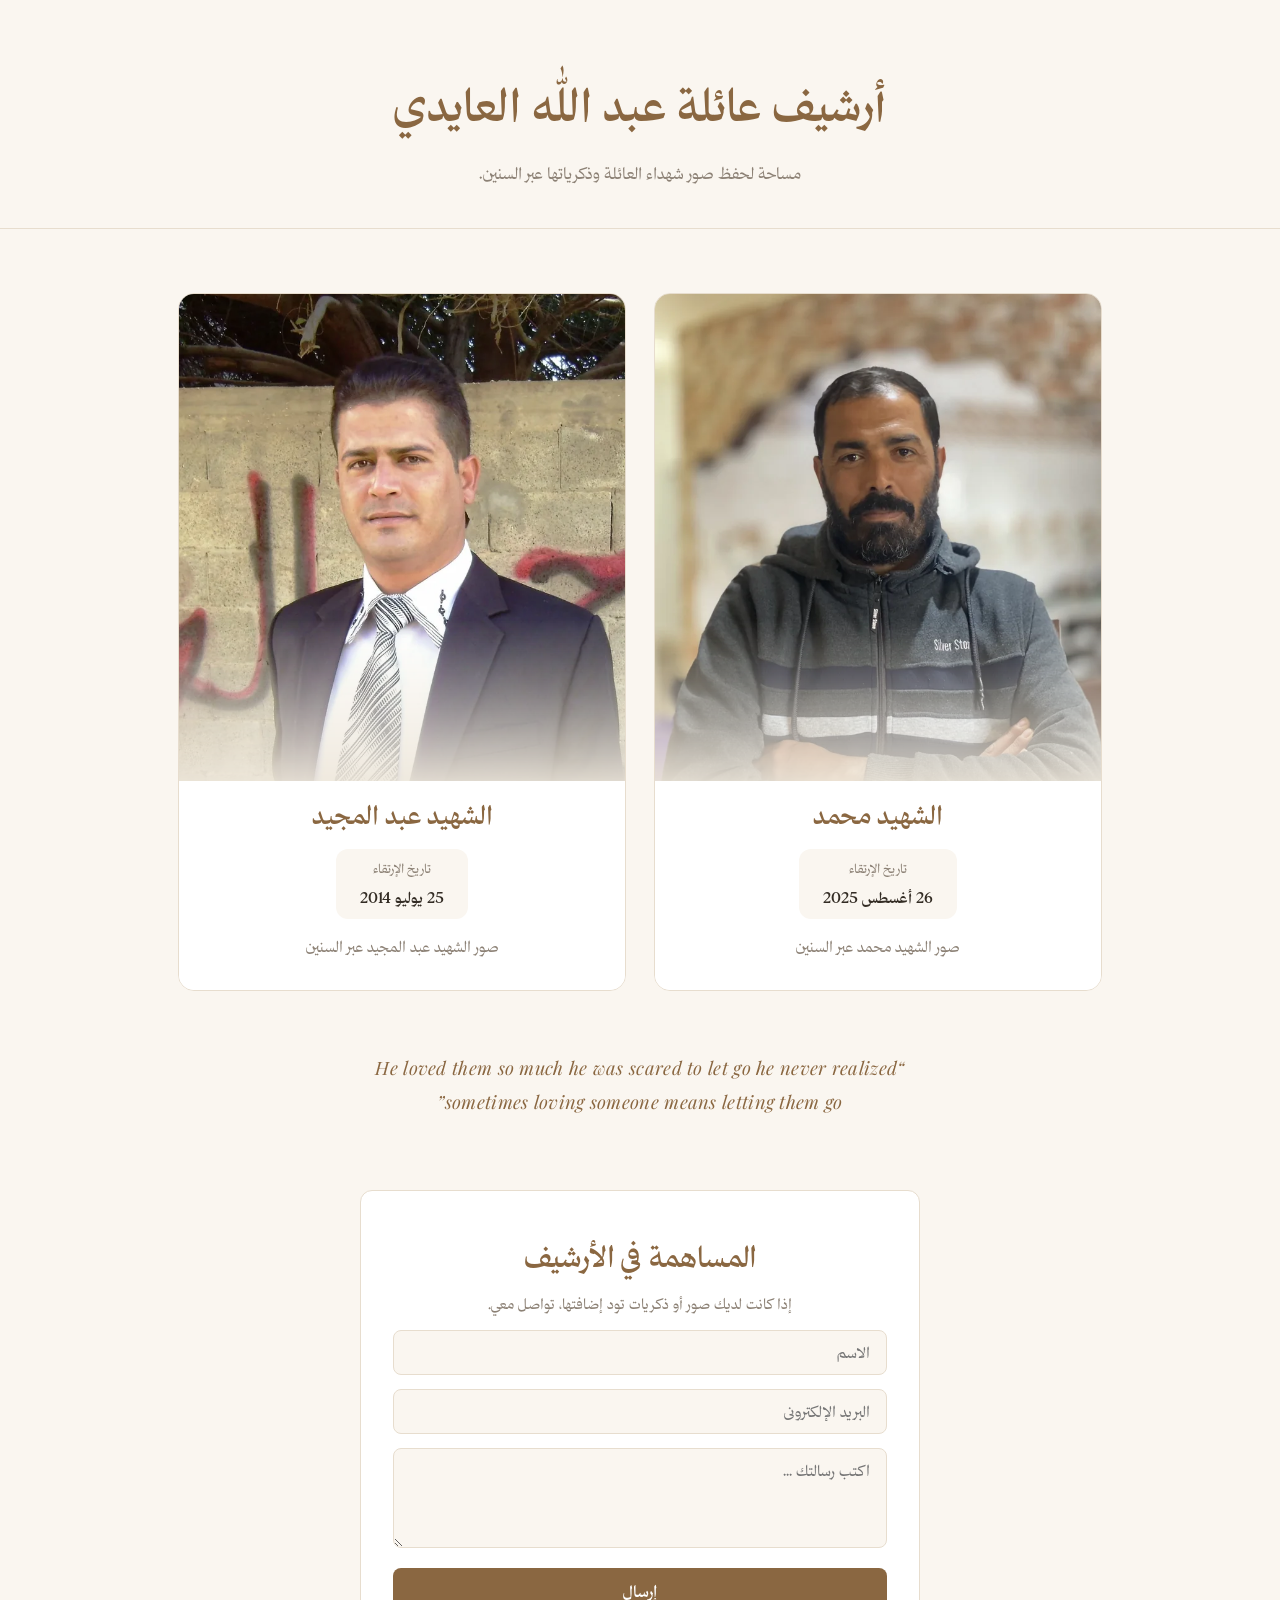
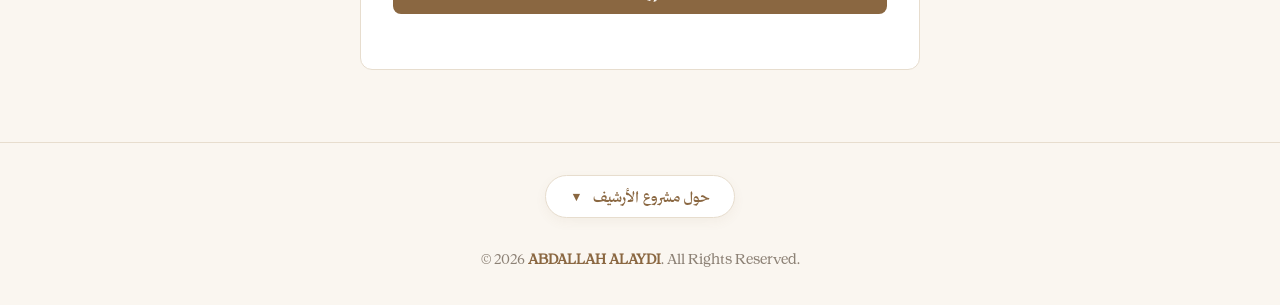
<file: index.html>
<!DOCTYPE html>
<html lang="ar" dir="rtl">
<head>
  <meta charset="UTF-8">
  <meta name="viewport" content="width=device-width, initial-scale=1.0">

  <!-- 1. الإعدادات الأساسية ومحركات البحث (SEO) -->
  <title>أرشيف عائلة عبد الله العايدي</title>
  <meta name="description" content="أرشيف صور شهداء عائلة عبد الله العايدي، محفوظة ومرتبة عبر السنين.">
  <meta name="author" content="Abdallah Alaydi">
  <link rel="canonical" href="https://archive.abdallahalaydi.com/">

  <!-- بيانات الذكاء الاصطناعي - الأرشيف الرئيسي (JSON-LD) -->
  <script type="application/ld+json">
  {
    "@context": "https://schema.org",
    "@type": "WebSite",
    "name": "أرشيف عائلة عبد الله العايدي",
    "url": "https://archive.abdallahalaydi.com/",
    "description": "أرشيف رقمي يوثق سيرة وصور شهداء عائلة العايدي، وتحديداً الشهيد محمد العايدي والشهيد عبد المجيد العايدي. مساحة لحفظ الذكريات مرتبة زمنياً.",
    "author": {
      "@type": "Person",
      "name": "عبد الله محمد العايدي"
    },
    "inLanguage": "ar"
  }
  </script>

  <!-- 2. الهوية البصرية والمتصفحات (Favicon & Manifest) -->
  <link rel="manifest" href="/manifest.json">
  <link rel="icon" type="image/x-icon" href="/favicon.ico">
  <link rel="icon" type="image/png" sizes="32x32" href="/favicon-32x32.png">
  <link rel="icon" type="image/png" sizes="16x16" href="/favicon-16x16.png">
  <link rel="apple-touch-icon" sizes="180x180" href="/apple-touch-icon.png">
  <meta name="apple-mobile-web-app-title" content="الأرشيف">
  <meta name="apple-mobile-web-app-capable" content="yes">
  <meta name="apple-mobile-web-app-status-bar-style" content="default">
  <meta name="theme-color" content="#FAF6F0">

  <!-- 3. المشاركة على وسائل التواصل (Open Graph) -->
  <meta property="og:type" content="website">
  <meta property="og:url" content="https://archive.abdallahalaydi.com/">
  <meta property="og:title" content="أرشيف عائلة عبد الله العايدي">
  <meta property="og:description" content="مساحة لحفظ صور العائلة وذكرياتها عبر السنين.">
  <meta property="og:image" content="https://archive.abdallahalaydi.com/assets/img/Family-Archive.png">
  <meta property="og:image:secure_url" content="https://archive.abdallahalaydi.com/assets/img/Family-Archive.png">
  <meta property="og:image:type" content="image/png">
  <meta property="og:image:width" content="1200">
  <meta property="og:image:height" content="630">
  <meta property="og:image:alt" content="أرشيف عائلة عبد الله العايدي">
  <meta property="og:site_name" content="أرشيف عائلة العايدي">

  <!-- 4. المشاركة على تويتر / X -->
  <meta name="twitter:card" content="summary_large_image">
  <meta name="twitter:title" content="أرشيف عائلة عبد الله العايدي">
  <meta name="twitter:description" content="مساحة لحفظ صور العائلة وذكرياتها عبر السنين.">
  <meta name="twitter:image" content="https://archive.abdallahalaydi.com/assets/img/Family-Archive.png">
  <meta name="twitter:image:alt" content="أرشيف عائلة عبد الله العايدي">

  <!-- 5. الخطوط والتنسيقات المنظمة -->
  <link rel="preconnect" href="https://fonts.googleapis.com">
  <link rel="preconnect" href="https://fonts.gstatic.com" crossorigin>
  <link href="https://fonts.googleapis.com/css2?family=Playfair+Display:ital,wght@0,400;1,400&display=swap" rel="stylesheet">

  <link rel="stylesheet" href="assets/css/tokens.css">
  <link rel="stylesheet" href="assets/css/home.css">

  <!-- 6. نظام الإشعارات (OneSignal) -->
  <script src="https://cdn.onesignal.com/sdks/web/v16/OneSignalSDK.page.js" defer></script>
  <script>
    window.OneSignalDeferred = window.OneSignalDeferred || [];
    OneSignalDeferred.push(async function(OneSignal) {
      try {
        await OneSignal.init({
          appId: "8a8880b0-521b-42da-8b7f-6cc930a151ea",
          serviceWorkerPath: "sw.js",
          serviceWorkerParam: { scope: "/" },
          notifyButton: { enable: false }
        });

        if ('Notification' in window && Notification.permission === 'granted' && !OneSignal.User.PushSubscription.optedIn) {
          await OneSignal.User.PushSubscription.optIn();
        }

        const isRegisteredOnServer = Boolean(OneSignal.User.PushSubscription.optedIn && OneSignal.User.PushSubscription.token);
        const isDismissed = localStorage.getItem('hideArchivePill_v2') === 'true';
        const isDenied = ('Notification' in window && Notification.permission === 'denied');

        if (!isRegisteredOnServer && !isDenied && !isDismissed) {
          setTimeout(() => {
            const pill = document.getElementById('notify-pill-banner');
            if (pill) pill.classList.add('show');
          }, 1500);
        }
      } catch (e) {
        console.warn("OneSignal Init Note:", e);
      }
    });
  </script>
</head>

<body>
<script>
  if ((window.navigator.standalone === true || window.matchMedia('(display-mode: standalone)').matches) && !sessionStorage.getItem('splashShown')) {
    document.body.classList.add('is-app');
    sessionStorage.setItem('splashShown', 'true');
  }
</script>

<!-- 1. شريط التحديث العلوي الذكي (PWA Update Banner) -->
<div id="update-banner">
  <span>يتوفر تحديث جديد للأرشيف!</span>
  <button id="refresh-app-btn" type="button">تحديث الآن</button>
</div>

<!-- 2. الزر البيضاوي العريض لتفعيل الإشعارات (Notification Pill) -->
<div id="notify-pill-banner" role="dialog" aria-label="تفعيل الإشعارات">
  <div class="notify-pill-content">
    <div class="notify-bell-circle" aria-hidden="true">
      <svg viewBox="0 0 24 24">
        <path d="M12 22c1.1 0 2-.9 2-2h-4c0 1.1.9 2 2 2zm6-6v-5c0-3.07-1.63-5.64-4.5-6.32V4c0-.83-.67-1.5-1.5-1.5s-1.5.67-1.5 1.5v.68C7.64 5.36 6 7.92 6 11v5l-2 2v1h16v-1l-2-2z"/>
      </svg>
    </div>
    <span class="notify-pill-text" id="notify-pill-text">تلقي الإشعارات عند إضافة صور جديدة للأرشيف</span>
  </div>
  <div class="notify-pill-actions" id="notify-pill-actions">
    <button type="button" id="accept-notify-btn" class="btn-pill-accept">موافق</button>
    <button type="button" id="reject-notify-btn" class="btn-pill-later">لاحقاً</button>
  </div>
</div>

<!-- واجهة التحميل الافتتاحية (Splash Screen) -->
<div id="splash-screen">
  <div class="splash-center">
    <img src="/android-chrome-512x512.png" onerror="this.onerror=null; this.src='/apple-touch-icon.png';" alt="أيقونة الأرشيف" class="splash-logo">
  </div>
  <div class="splash-footer">
    <span class="splash-from">By</span>
    <span class="splash-brand">ABDALLAH</span>
  </div>
</div>

<header>
  <div class="wrap">
    <h1>أرشيف عائلة عبد الله العايدي</h1>
    <p>مساحة لحفظ صور شهداء العائلة وذكرياتها عبر السنين.</p>
  </div>
</header>

<main>
  <div class="wrap">
    <div class="grid">
      <!-- بطاقة الشهيد محمد -->
      <a class="entry" href="/mohammed/">
        <div class="entry-frame">
          <img src="assets/img/optimized/covers/mohammed_cover.webp" alt="الشهيد محمد" width="800" height="900" fetchpriority="high" decoding="async">
        </div>
        <div class="entry-info">
          <h2 class="entry-name">الشهيد محمد</h2>
          <div class="entry-meta">
            <span class="meta-label">تاريخ الإرتقاء</span>
            <span class="meta-value">26 أغسطس 2025</span>
          </div>
          <p class="entry-desc">صور الشهيد محمد عبر السنين</p>
        </div>
      </a>

      <!-- بطاقة الشهيد عبد المجيد -->
      <a class="entry" href="/abdulmajeed/">
        <div class="entry-frame">
          <img src="assets/img/optimized/covers/abdulmajeed_cover.webp" alt="الشهيد عبد المجيد" width="800" height="900" fetchpriority="high" decoding="async">
        </div>
        <div class="entry-info">
          <h2 class="entry-name">الشهيد عبد المجيد</h2>
          <div class="entry-meta">
            <span class="meta-label">تاريخ الإرتقاء</span>
            <span class="meta-value">25 يوليو 2014</span>
          </div>
          <p class="entry-desc">صور الشهيد عبد المجيد عبر السنين</p>
        </div>
      </a>
    </div>
  </div>
</main>

<div class="quote-section">
  <div class="wrap">
    <div class="quote-box">
      <p class="quote-text">
        “He loved them so much he was scared to let go he never realized sometimes loving someone means letting them go”
      </p>
    </div>
  </div>
</div>

<section class="contact-section" id="contribute-section">
  <div class="wrap">
    <div class="contact-box">
      <h2>المساهمة في الأرشيف</h2>
      <p>إذا كانت لديك صور أو ذكريات تود إضافتها، تواصل معي.</p>
      <form id="my-contact-form" action="https://formspree.io/f/xaeywkdr" method="POST" class="contact-form">
        <input type="text" id="contributor-name" name="name" class="form-control" placeholder="الاسم" required>
        <input type="email" name="email" class="form-control" placeholder="البريد الإلكتروني" required>
        <textarea name="message" class="form-control" placeholder="اكتب رسالتك ..." required></textarea>
        <button type="submit" class="btn-submit">إرسال</button>
      </form>
      <p id="form-status" style="margin-top:15px; font-weight:500; text-align:center;"></p>
    </div>
  </div>
</section>

<footer>
  <div class="footer-about-wrap">
    <button type="button" class="about-toggle-btn" id="aboutToggleBtn" aria-expanded="false">
      <span>حول مشروع الأرشيف </span>
      <span class="about-toggle-icon">▼</span>
    </button>
    <div class="about-drawer" id="aboutDrawer">
      <div class="about-drawer-inner">
        <div class="about-card">
          <div class="about-block">
            <h3>فكرة الأرشيف</h3>
            <p>أُنشئت هذه الصفحة بمبادرة فردية لترسيخ تاريخ العائلة وتوثيق سيرة وصور شهدائنا لتبقى ذكراهم حية عبر السنين. كما يُعد هذا الموقع مشروعاً تقنياً خاصاً وتطبيقاً عملياً لخبراتي في مجال البرمجة وتطوير الويب.</p>
            <div class="about-badges">
              <span class="about-badge">تاريخ التأسيس: اغسطس 2026</span>
              <span class="about-badge">الموقع قيد التطوير والتحديث المستمر</span>
            </div>
          </div>
          <div class="about-block">
            <h3>المساهمة واقتراح التعديلات</h3>
            <p>يمكنك دائماً اقتراح تعديلات لتحسين الموقع أو إرسال صور وذكريات إضافية للشهداء المعروضين (<strong>الشهيد محمد</strong> و<strong>الشهيد عبد المجيد</strong>) عبر <a href="#contribute-section" class="inline-link" id="goToFormLink">نموذج المساهمة أعلاه</a>.</p>
          </div>
          <div class="about-block">
            <h3>طريقة تثبيت الأرشيف كتطبيق على الواجهة الرئيسية</h3>
            <p>لتصفح الأرشيف بسهولة وفي أي وقت كأنه تطبيق مستقل على هاتفك، اتبع الخطوات حسب نوع جهازك:</p>
            <div class="app-installed-note">✓ أنت تتصفح الأرشيف حالياً من خلال التطبيق المثبّت على جهازك.</div>
            <div class="install-grid">
              <div class="install-os-card">
                <div class="install-os-title"><span>أجهزة الآيفون (iPhone)</span><span class="install-os-tag">متصفح Safari</span></div>
                <ol class="install-list">
                  <li><span class="step-num">1</span>افتح الموقع باستخدام متصفح <strong>Safari</strong>.</li>
                  <li><span class="step-num">2</span>اضغط على أيقونة <strong>المشاركة (Share)</strong> في الشريط السفلي (المربع الذي يخرج منه سهم للأعلى).</li>
                  <li><span class="step-num">3</span>مرر للأسفل واختر <strong>"إضافة إلى الصفحة الرئيسية" (Add to Home Screen)</strong> ثم اضغط <strong>إضافة (Add)</strong>.</li>
                </ol>
              </div>
              <div class="install-os-card">
                <div class="install-os-title"><span>أجهزة الأندرويد (Android)</span><span class="install-os-tag">متصفح Chrome</span></div>
                <ol class="install-list">
                  <li><span class="step-num">1</span>افتح الموقع باستخدام متصفح <strong>Google Chrome</strong>.</li>
                  <li><span class="step-num">2</span>اضغط على رمز <strong>النقاط الثلاث (⋮)</strong> في أعلى زاوية المتصفح.</li>
                  <li><span class="step-num">3</span>اختر <strong>"تثبيت التطبيق" (Install app)</strong> أو <strong>"الإضافة إلى الشاشة الرئيسية" (Add to Home screen)</strong> ثم أكد التثبيت.</li>
                </ol>
              </div>
            </div>
          </div>
        </div>
      </div>
    </div>
  </div>
  <span style="direction: ltr; display: inline-block;">© 2026 <a href="https://abdallahalaydi.com" target="_blank" rel="noopener">ABDALLAH ALAYDI</a>. All Rights Reserved.</span>
</footer>

<script src="assets/js/home.js"></script>
</body>
</html>
</file>
<file: assets/css/tokens.css>
@font-face {
  font-family: 'Thamania Text';
  src: url('../fonts/thmanyahseriftext-Regular.woff2') format('woff2');
  font-weight: 400;
  font-style: normal;
  font-display: swap;
}

@font-face {
  font-family: 'Thamania Sans';
  src: url('../fonts/thmanyahseriftext-Medium.woff2') format('woff2');
  font-weight: 700;
  font-style: normal;
  font-display: swap;
}

:root {
  --bg: #FAF6F0;
  --card: #FFFFFF;
  --ink: #332C24;
  --sand: #A9825F;
  --sand-deep: #8A6741;
  --mist: #8C8175;
  --line: #E7DDCE;
  --skeleton-base: #EFE8DC;
  --skeleton-shine: #F7F2EA;
  --radius-sm: 8px;
  --radius-md: 12px;
  --radius-lg: 16px;
}

*, *::before, *::after {
  box-sizing: border-box;
  margin: 0;
  padding: 0;
}

html { scroll-behavior: smooth; }
::selection { background-color: var(--sand); color: #FFFFFF; }
::-webkit-scrollbar { width: 8px; }
::-webkit-scrollbar-track { background: var(--bg); }
::-webkit-scrollbar-thumb { background: var(--mist); border-radius: 4px; }
::-webkit-scrollbar-thumb:hover { background: var(--sand-deep); }

body {
  background: var(--bg);
  color: var(--ink);
  font-family: 'Thamania Text', serif;
  font-weight: 400;
  line-height: 1.8;
  -webkit-font-smoothing: antialiased;
}

h1, h2, h3, h4, h5, h6 {
  font-family: 'Thamania Sans', sans-serif;
  font-weight: 700;
}

a { color: inherit; text-decoration: none; }
:focus-visible { outline: 2px solid var(--sand-deep); outline-offset: 3px; border-radius: 2px; }
</file>
<file: assets/css/home.css>
/* ---------- Splash Screen ---------- */
#splash-screen {
  display: none; position: fixed; inset: 0; width: 100%; height: 100%;
  background-color: var(--bg); flex-direction: column; justify-content: center;
  align-items: center; z-index: 99999; transition: opacity 0.5s ease, visibility 0.5s ease;
}
body.is-app #splash-screen { display: flex; animation: forceHideSplash 0.5s ease 1.8s forwards; }
#splash-screen.fade-out { opacity: 0 !important; visibility: hidden !important; pointer-events: none !important; }
@keyframes forceHideSplash { to { opacity: 0; visibility: hidden; pointer-events: none; } }

.splash-center { display: flex; flex-direction: column; align-items: center; justify-content: center; }
.splash-logo {
  width: 105px; height: 105px; border-radius: 24px; object-fit: contain;
  box-shadow: 0 10px 30px rgba(138, 103, 65, 0.12); border: 1px solid var(--line);
  animation: splashPulse 1.8s infinite ease-in-out;
}
.splash-footer { position: absolute; bottom: 42px; display: flex; flex-direction: column; align-items: center; direction: ltr; text-align: center; }
.splash-from { font-family: -apple-system, sans-serif; font-size: 0.8rem; color: var(--mist); margin-bottom: 4px; }
.splash-brand { font-family: -apple-system, sans-serif; font-size: 1rem; font-weight: 600; color: var(--ink); letter-spacing: 0.35em; padding-left: 0.35em; text-transform: uppercase; }
@keyframes splashPulse { 0%, 100% { transform: scale(1); } 50% { transform: scale(1.04); } }

/* ---------- شريط التحديث + زر الإشعارات ---------- */
#update-banner {
  position: fixed; top: -100px; left: 0; width: 100%; background-color: var(--sand-deep);
  color: #FFFFFF; text-align: center; padding: 12px 20px; font-family: 'Thamania Sans', sans-serif;
  font-size: 0.95rem; box-shadow: 0 4px 15px rgba(0,0,0,0.2); z-index: 100001;
  transition: top 0.4s cubic-bezier(0.16, 1, 0.3, 1); display: flex; justify-content: center; align-items: center; gap: 12px;
}
#update-banner.show { top: 0; }
#update-banner button { background-color: #FFFFFF; color: var(--ink); border: none; border-radius: 20px; padding: 6px 18px; font-family: 'Thamania Sans', sans-serif; font-size: 0.85rem; cursor: pointer; font-weight: 700; transition: transform 0.2s ease; }
#update-banner button:hover { transform: scale(1.05); }

#notify-pill-banner {
  position: fixed; bottom: -120px; left: 50%; transform: translateX(-50%); width: calc(100% - 32px);
  max-width: 520px; background-color: var(--ink); color: #FFFFFF; border: 1px solid rgba(169, 130, 95, 0.45);
  border-radius: 999px; padding: 10px 14px 10px 16px; box-shadow: 0 14px 35px rgba(51, 44, 36, 0.28);
  z-index: 100000; display: flex; align-items: center; justify-content: space-between; gap: 12px;
  transition: bottom 0.45s cubic-bezier(0.16, 1, 0.3, 1), opacity 0.35s ease; opacity: 0; pointer-events: none;
}
#notify-pill-banner.show { bottom: 22px; opacity: 1; pointer-events: auto; }
.notify-pill-content { display: flex; align-items: center; gap: 10px; flex: 1; min-width: 0; }
.notify-bell-circle { width: 36px; height: 36px; border-radius: 50%; background: rgba(169, 130, 95, 0.2); color: #E7DDCE; display: flex; align-items: center; justify-content: center; flex-shrink: 0; }
.notify-bell-circle svg { width: 18px; height: 18px; fill: currentColor; animation: bellRing 2.5s infinite ease-in-out; }
@keyframes bellRing { 0%, 100% { transform: rotate(0); } 10%, 30% { transform: rotate(12deg); } 20%, 40% { transform: rotate(-12deg); } 50% { transform: rotate(0); } }
.notify-pill-text { font-family: 'Thamania Sans', sans-serif; font-size: 0.86rem; color: #FAF6F0; line-height: 1.4; text-align: right; }
.notify-pill-actions { display: flex; align-items: center; gap: 6px; flex-shrink: 0; }
.btn-pill-accept { background-color: var(--sand); color: #FFFFFF; border: none; border-radius: 999px; padding: 7px 16px; font-family: 'Thamania Sans', sans-serif; font-size: 0.82rem; font-weight: 700; cursor: pointer; transition: background-color 0.2s ease, transform 0.2s ease; }
.btn-pill-accept:hover { background-color: var(--sand-deep); transform: scale(1.03); }
.btn-pill-later { background: transparent; color: #C2B8AD; border: 1px solid rgba(255, 255, 255, 0.2); border-radius: 999px; padding: 7px 12px; font-family: 'Thamania Sans', sans-serif; font-size: 0.78rem; cursor: pointer; transition: color 0.2s ease, border-color 0.2s ease; }
.btn-pill-later:hover { color: #FFFFFF; border-color: rgba(255, 255, 255, 0.5); }

/* ---------- التخطيط والبطاقات ---------- */
.wrap { max-width: 980px; margin: 0 auto; padding: 0 28px; }
header { padding: 64px 0 40px; text-align: center; border-bottom: 1px solid var(--line); }
header h1 { font-size: clamp(2rem, 5vw, 2.8rem); color: var(--sand-deep); margin-bottom: 14px; }
header p { color: var(--mist); font-size: 1.02rem; max-width: 38ch; margin: 0 auto; }

main { padding: 64px 0 30px; }
.grid { display: grid; grid-template-columns: repeat(auto-fit, minmax(280px, 1fr)); gap: 28px; }
.entry { background: var(--card); border: 1px solid var(--line); border-radius: var(--radius-lg); overflow: hidden; transition: box-shadow 0.3s ease, transform 0.3s ease; display: flex; flex-direction: column; text-align: center; }
.entry:hover { box-shadow: 0 15px 35px rgba(138,103,65,0.12); transform: translateY(-4px); }
.entry-frame { position: relative; aspect-ratio: 4/4.5; background: var(--skeleton-base); overflow: hidden; }
.entry-frame img { width: 100%; height: 100%; object-fit: cover; transition: transform 0.5s ease; -webkit-mask-image: linear-gradient(to bottom, rgba(0,0,0,1) 65%, rgba(0,0,0,0) 100%); mask-image: linear-gradient(to bottom, rgba(0,0,0,1) 65%, rgba(0,0,0,0) 100%); }
.entry:hover .entry-frame img { transform: scale(1.05); }
.entry-info { padding: 10px 22px 30px; position: relative; z-index: 2; background: var(--card); margin-top: -15px; }
.entry-name { font-family: 'Thamania Sans', sans-serif; font-weight: 700; font-size: 1.6rem; color: var(--sand-deep); margin-bottom: 12px; }
.entry-meta { display: inline-flex; flex-direction: column; align-items: center; background: var(--bg); padding: 8px 24px; border-radius: var(--radius-md); margin-bottom: 16px; }
.meta-label { font-size: 0.8rem; color: var(--mist); margin-bottom: 4px; }
.meta-value { font-family: 'Thamania Sans', sans-serif; font-weight: 700; color: var(--ink); font-size: 0.95rem; }
.entry-desc { color: var(--mist); font-size: 0.95rem; line-height: 1.6; }

/* ---------- الاقتباس وصندوق المساهمة ---------- */
.quote-section { padding: 30px 0 50px; text-align: center; }
.quote-box { max-width: 650px; margin: 0 auto; padding: 0 20px; }
.quote-text { font-family: 'Playfair Display', serif; font-style: italic; font-size: 1.15rem; color: var(--sand-deep); line-height: 1.9; letter-spacing: 0.3px; }

.contact-section { padding: 20px 0 72px; }
.contact-box { background: var(--card); border: 1px solid var(--line); border-radius: var(--radius-md); padding: 40px 32px; max-width: 560px; margin: 0 auto; text-align: center; }
.contact-box h2 { font-size: 1.8rem; color: var(--sand-deep); margin-bottom: 8px; }
.contact-box p { color: var(--mist); font-size: 0.92rem; margin-bottom: 12px; }
.contact-form { display: flex; flex-direction: column; gap: 14px; text-align: right; }
.form-control { width: 100%; padding: 12px 16px; border: 1px solid var(--line); border-radius: var(--radius-sm); background: var(--bg); color: var(--ink); font-family: 'Thamania Text', serif; font-size: 0.95rem; transition: border-color 0.2s ease, box-shadow 0.2s ease; }
.form-control:focus { outline: none; border-color: var(--sand-deep); box-shadow: 0 0 0 3px rgba(138,103,65,0.12); }
textarea.form-control { resize: vertical; min-height: 100px; }
.btn-submit { background: var(--sand-deep); color: #FFFFFF; border: none; border-radius: var(--radius-sm); padding: 13px; font-family: 'Thamania Sans', sans-serif; font-size: 1rem; font-weight: 700; cursor: pointer; transition: background-color 0.2s ease, transform 0.2s ease; margin-top: 6px; }
.btn-submit:hover { background: var(--ink); transform: translateY(-1px); }

/* ---------- حول المشروع والفوتر ---------- */
.footer-about-wrap { max-width: 720px; margin: 0 auto 26px; padding: 0 20px; }
.about-toggle-btn { background: var(--card); color: var(--sand-deep); border: 1px solid var(--line); padding: 11px 24px; border-radius: 30px; font-family: 'Thamania Sans', sans-serif; font-size: 0.93rem; font-weight: 700; cursor: pointer; display: inline-flex; align-items: center; gap: 10px; transition: all 0.25s ease; box-shadow: 0 4px 12px rgba(138, 103, 65, 0.06); }
.about-toggle-btn:hover { border-color: var(--sand); transform: translateY(-1px); box-shadow: 0 6px 16px rgba(138, 103, 65, 0.12); }
.about-toggle-icon { display: inline-block; transition: transform 0.3s ease; font-size: 0.78rem; }
.about-toggle-btn.active .about-toggle-icon { transform: rotate(180deg); }
.about-drawer { display: grid; grid-template-rows: 0fr; transition: grid-template-rows 0.4s ease, opacity 0.35s ease, margin-top 0.35s ease; opacity: 0; margin-top: 0; }
.about-drawer.open { grid-template-rows: 1fr; opacity: 1; margin-top: 18px; }
.about-drawer-inner { overflow: hidden; }
.about-card { background: var(--card); border: 1px solid var(--line); border-radius: var(--radius-lg); padding: 28px 26px; text-align: right; box-shadow: 0 12px 32px rgba(138, 103, 65, 0.08); }
.about-block { margin-bottom: 22px; padding-bottom: 20px; border-bottom: 1px dashed var(--line); }
.about-block:last-child { margin-bottom: 0; padding-bottom: 0; border-bottom: none; }
.about-block h3 { font-size: 1.12rem; color: var(--sand-deep); margin-bottom: 8px; }
.about-block p { font-size: 0.93rem; color: var(--ink); line-height: 1.85; }
.about-badges { display: flex; flex-wrap: wrap; gap: 8px; margin-top: 12px; }
.about-badge { display: inline-block; background: var(--bg); color: var(--sand-deep); border: 1px solid var(--line); padding: 4px 13px; border-radius: 20px; font-size: 0.8rem; font-family: 'Thamania Sans', sans-serif; }
.inline-link { color: var(--sand-deep); font-family: 'Thamania Sans', sans-serif; text-decoration: underline; text-underline-offset: 3px; cursor: pointer; }
.inline-link:hover { color: var(--ink); }

.install-grid { display: grid; grid-template-columns: repeat(auto-fit, minmax(240px, 1fr)); gap: 14px; margin-top: 14px; }
.install-os-card { background: var(--bg); border: 1px solid var(--line); border-radius: var(--radius-md); padding: 16px 18px; }
.install-os-title { font-family: 'Thamania Sans', sans-serif; font-size: 0.98rem; color: var(--sand-deep); margin-bottom: 10px; padding-bottom: 6px; border-bottom: 1px solid var(--line); display: flex; align-items: center; justify-content: space-between; }
.install-os-tag { font-size: 0.75rem; color: var(--mist); font-weight: 400; }
.install-list { list-style: none; padding: 0; margin: 0; }
.install-list li { font-size: 0.87rem; color: var(--ink); line-height: 1.7; margin-bottom: 8px; position: relative; padding-right: 22px; }
.install-list li:last-child { margin-bottom: 0; }
.step-num { position: absolute; right: 0; top: 3px; width: 17px; height: 17px; background: var(--sand-deep); color: #FFFFFF; border-radius: 50%; font-family: 'Thamania Sans', sans-serif; font-size: 0.7rem; display: inline-flex; align-items: center; justify-content: center; }
.app-installed-note { display: none; background: var(--bg); border: 1px solid var(--sand); color: var(--sand-deep); padding: 10px 14px; border-radius: 10px; font-family: 'Thamania Sans', sans-serif; font-size: 0.85rem; margin-top: 10px; text-align: center; }
body.is-app .app-installed-note { display: block; }

footer { padding: 32px 0; text-align: center; border-top: 1px solid var(--line); }
footer > span { color: var(--mist); font-size: 0.85rem; display: inline-block; }
footer > span a { color: var(--sand-deep); font-weight: 700; transition: color 0.2s ease; }
footer > span a:hover { color: var(--ink); text-decoration: underline; }

@media (max-width: 600px) { .wrap { padding: 0 20px; } }
@media (max-width: 480px) {
  #notify-pill-banner { padding: 8px 10px 8px 12px; gap: 8px; }
  .notify-pill-text { font-size: 0.78rem; }
  .btn-pill-accept { padding: 6px 13px; font-size: 0.78rem; }
  .btn-pill-later { padding: 6px 10px; font-size: 0.74rem; }
}
</file>
